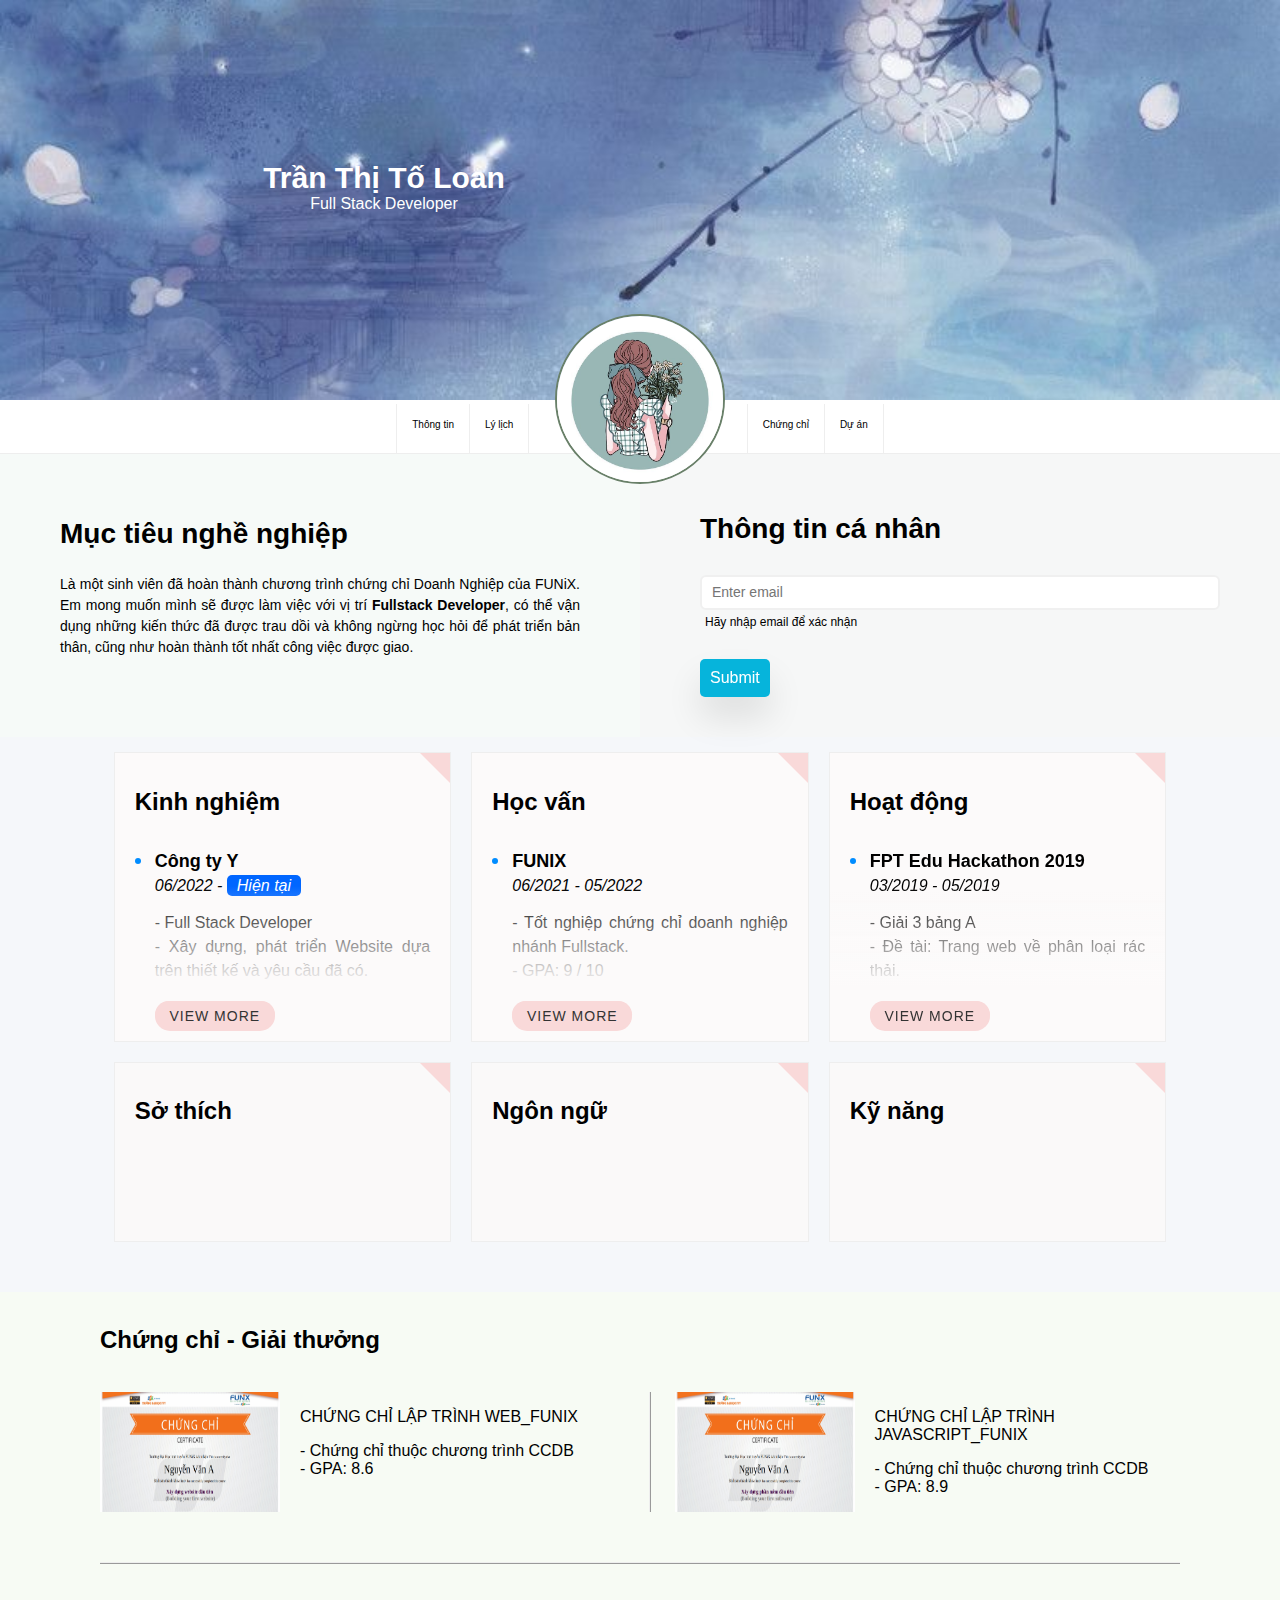
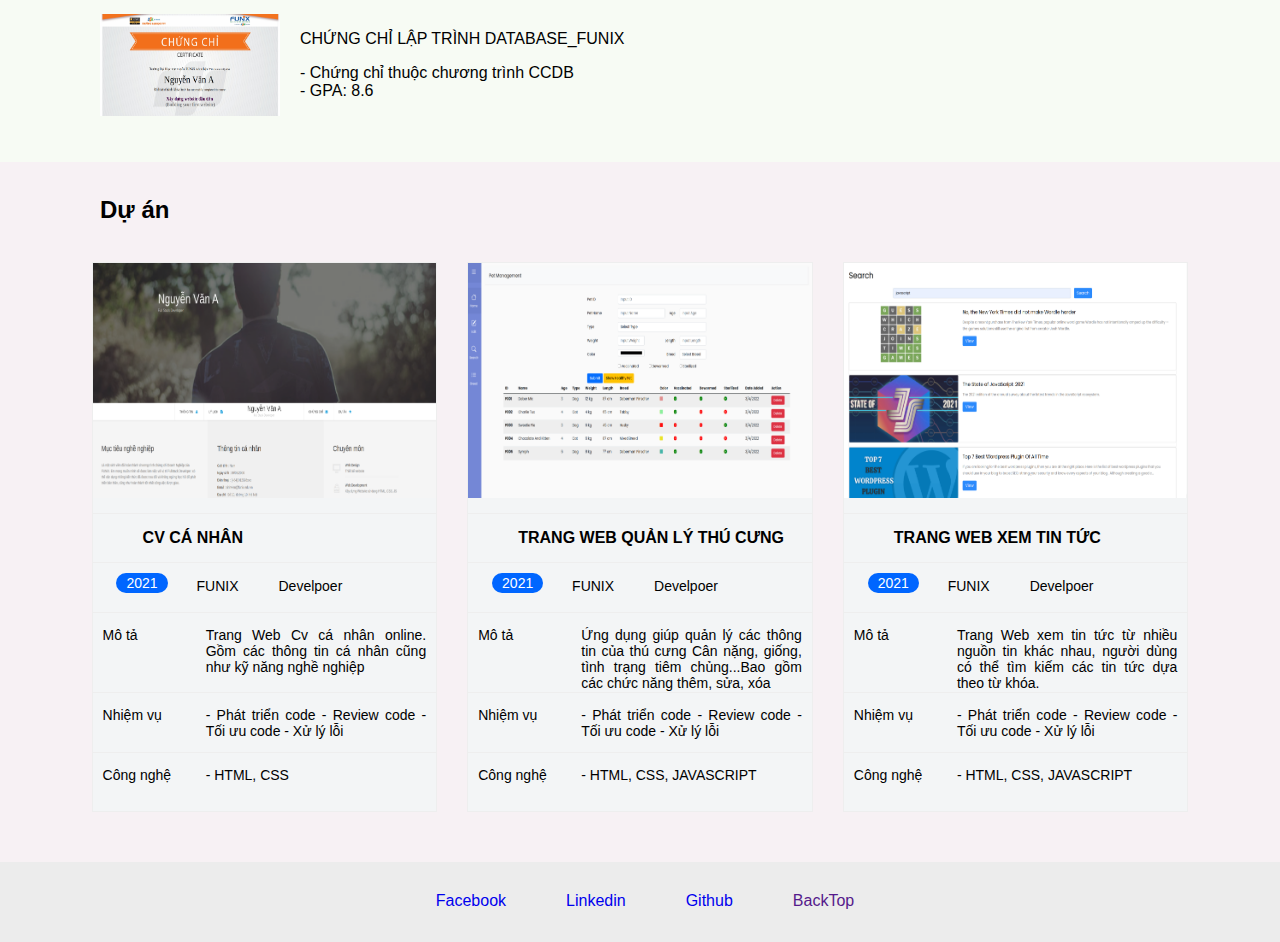
<file: index.html>
<!DOCTYPE html>
<html lang="en">
<head>
    <meta charset="UTF-8">
    <meta http-equiv="X-UA-Compatible" content="IE=edge">
    <meta name="viewport" content="width=device-width, initial-scale=1.0">
    <title>ASM3</title>
    <link rel="stylesheet" href="CSS/laptop.css">
    <link rel="stylesheet" href="CSS/tablet.css">
    <link rel="stylesheet" href="CSS/mobile.css">
    <link rel="stylesheet" href="https://cdnjs.cloudflare.com/ajax/libs/font-awesome/6.3.0/css/all.min.css" integrity="sha512-SzlrxWUlpfuzQ+pcUCosxcglQRNAq/DZjVsC0lE40xsADsfeQoEypE+enwcOiGjk/bSuGGKHEyjSoQ1zVisanQ==" crossorigin="anonymous" referrerpolicy="no-referrer" />
    <!-- <link rel="stylesheet" href="fontawesome-free-6.3.0-web/fontawesome-free-6.3.0-web/css/all.css"> -->
    <!-- <link href="https://cdn.jsdelivr.net/npm/bootstrap@5.1.3/dist/css/bootstrap.min.css" rel="stylesheet" integrity="sha384-1BmE4kWBq78iYhFldvKuhfTAU6auU8tT94WrHftjDbrCEXSU1oBoqyl2QvZ6jIW3" crossorigin="anonymous"> -->

</head>
<body>
    <!-- Creat banner -->

    <div class="banner">
        <img src="image/banner1.jpg" alt="">   
        <div class="name-job"><strong>Trần Thị Tố Loan</strong><br>    
        Full Stack Developer        
        </div>   
    </div>

    <!-- Creat navigation -->

    <div class="nav">
        <div class="nav-info"><i class="fa-solid fa-user"></i> Thông tin</div>
        <div class="nav-profile"><i class="fa-solid fa-file-lines"></i> Lý lịch</div>
        <div class="namejob"><p><strong>Trần Thị Tố Loan</strong><br>
                   Full Stack Developer</p>
        </div>
        <div class="nav-certificate"><i class="fa-solid fa-envelope"></i> Chứng chỉ</div>
        <div class="nav-project"><i class="fa-solid fa-star"></i> Dự án</div>
        <img class="avata" src="image/avata.jpg" alt="">
    </div>

    <!-- Creat top container -->

    <div class="topcontainer">
        <!-- creat class Mục tiêu nghề nghiệp -->
        <div class="target">
            <h1 class="target-title">Mục tiêu nghề nghiệp</h1>
            <p>
                Là một sinh viên đã hoàn thành chương trình chứng chỉ Doanh
                Nghiệp của FUNiX. Em mong muốn mình sẽ được làm việc với vị
                trí <b>Fullstack Developer</b>, có thể vận dụng những kiến
                thức đã được trau dồi và không ngừng học hỏi để phát triển
                bản thân, cũng như hoàn thành tốt nhất công việc được giao.
            </p>
        </div>

        <!-- creat class Thông tin cá nhân -->
        <div class="info">
            <h1 class="info-title">Thông tin cá nhân</h1>
            <form class="form" id="form">
                <div class="form-control">
                    <input type="email" id="email" placeholder="Enter email" onkeyup="checkEmail()">
                    <i class="iconSuccess fa-solid fa-circle-check hidden"></i>
                    <i class="iconError fa-solid fa-circle-exclamation hidden "></i>
                    <div class="form-text hidden">Hãy nhập email để xác nhận</div>
                    <div class="error-message hidden ">Email wrong! Please enter email again</div>
                </div>
                <!-- <div class="alert-box nameEmail">loantttFX20988@funix.edu.vn</div> -->
                <button class="btn-submit" type="button">Submit</button>
            </form>
            <div class="info-content hidden">
                <button class="close">&times;</button>
                <div class="sex"><i class="fa-solid fa-person-dress"></i><p>Nu</p></div>
                <div class="birthday"><i class="fa-solid fa-cake-candles"></i><p>19/05/2000</p> </div>
                <div class="phone"><i class="fa-solid fa-mobile-screen-button"></i>
                    <p>(+84) 912398xxx</p> </div>
                <div class="email"><i class="fa-solid fa-envelope"></i>
                    <p></p>sinhvien@funix.edu.vn </div>
                <div class="adress"><i class="fa-solid fa-location-dot"></i>
                    <p>Số 10, đường 10, Hà Nội</p> </div>
                <div class="website"><i class="fa-brands fa-weixin"></i>
                    <p>http://abc.tech</p> </div>
                <div class="info-contact">
                    <a href="http://twitter.com" target="_blank"><i class="fa-brands fa-twitter"></i> </a>
                    <a href="http://facebook.com" target="_blank"><i class="fa-brands fa-facebook-f"></i></a>
                    <a href="http://google.com" target="_blank"><i class="fa-brands fa-google-plus-g"></i></a>
                    <a href="http://linkedin.com" target="_blank"><i class="fa-brands fa-linkedin-in"></i></a>
                </div>   
            </div>
            <div class="overlay hidden"></div>
        </div>
    </div>

    <!-- Creat top maincontainer -->
    <div class="maincontainer">
        <div class="row1">
            <!-- Kinh nghiệm -->
            <div class="experience">
                <div class="exp-header">
                    <h2 class="exp-title">Kinh nghiệm</h2>
                    <i class="fa-solid fa-toolbox"></i>
                </div>
                <div class="exp-content ">
                    <h4>Công ty Y</h4>
                    <p class="now"><em>06/2022 - </em></p>
                    <ul class="company">
                        <li>- Full Stack Developer</li>
                        <li>- Xây dựng, phát triển Website dựa trên thiết kế và yêu cầu đã có.</li>
                        <li>- Phân tích và thiết kế Database, sử dụng các hệ quản trị CSDL (MySQL,
                            SQLServer, NoSQL, …) và viết được các câu truy vấn.</li>
                    </ul>
                    <h4>Công ty X</h4>
                    <p><em>06/2021-04/2022</em></p>
                    <ul class="company">
                        <li>Web Designer</li>
                        <li>- Thiết kế Website dự trên yêu cầu của khách hàng.</li>
                        <li>- Sử dụng các công cụ: Figma, Canva, PTS.</li>
                    </ul>
                </div>
                <div class="more"></div>
                <!-- <button class="more hidden">View More</button>
                <button class="less hidden">View Less</button> -->
            </div>
            <!-- Học vấn -->
            <div class="education ">
                <div class="edu-header">
                    <h2 class="edu-title">Học vấn</h2>
                    <i class="fa-solid fa-user-graduate"></i>
                </div>
                <div class="edu-content">
                    <h4>FUNIX</h4>
                    <p><em>06/2021 - 05/2022</em></p>
                    <ul class="list-edu">
                        <li>- Tốt nghiệp chứng chỉ doanh nghiệp nhánh Fullstack.</li>
                        <li>- GPA: 9 / 10</li>
                    </ul>
                    <h4>Cử nhân -ĐH FPT</h4>
                    <p><em>08/2016 - 07/2019</em></p>
                    <ul class="list-edu">
                        <li>- Chuyên ngành: Kỹ thuật phần mềm.</li>
                        <li>- GPA: 3.2 / 4</li>
                    </ul>
                    <h4>Đại học Hà Nội</h4>
                    <p><em>08/2016 - 08/2019</em></p>
                    <ul class="list-edu">
                        <li>- Hệ từ xa, Chuyên ngành Ngôn ngữ</li>
                        <li>- GPA: 2.8 / 4</li>
                    </ul>
                </div>
                <div class="more"></div>
            </div>
            <!-- Hoạt động -->
            <div class="activity ">
                <div class="act-header">
                    <h2 class="act-title">Hoạt động</h2>
                    <i class="fa-solid fa-award"></i>
                </div>
                <div class="act-content">
                    <h4>FPT Edu Hackathon 2019</h4>
                    <p><em>03/2019 - 05/2019</em></p>
                    <ul class="list-act">
                        <li>- Giải 3 bảng A</li>
                         <li>- Đề tài: Trang web về phân loại rác thải.</li>
                    </ul>
                    <h4>Câu lạc bộ Z</h4>
                    <p><em>08/2018 - 08/2019</em></p>
                    <ul class="list-act">
                        <li>- Trưởng ban chuyên môn</li>
                    </ul>
                    <h4>Câu lạc bộ Z</h4>
                    <p><em>08/2016</em></p>
                    <ul class="list-act">
                        <li>- Hỗ trợ tổ chức tuần lễ văn hóa Việt Nam - Nhật Bản</li>
                    </ul>
                </div>
                <div class="more"></div>
            </div>
        </div>
        <div class="row2">
            <!-- Sở thích -->
            <div class="hobby">
                <div class="hob-header">
                    <h2 class="hob-title">Sở thích</h2>
                    <i class="fa-solid fa-hand-holding-heart"></i>
                </div>
                <div class="content hidden">
                    <div class="icon-hobby">
                        <i class="fa-solid fa-music"></i>
                        <i class="fa-solid fa-plane"></i>
                        <i class="fa-solid fa-camera-retro"></i>
                        <i class="fa-solid fa-kitchen-set"></i>
                    </div>
                    <div class="icon-name">
                        <p>Âm nhạc</p>
                        <p>Du lịch</p>
                        <p>Camera</p>
                        <p>Nấu ăn</p>
                    </div>
                </div>
                <button class="btn btn-more "><i class="fa-solid fa-caret-down"></i><span><p>view more</p></span></button>
                <button class="btn btn-less "><i class="fa-solid fa-caret-up"></i><span><p>view less</p></span></button>
                
            </div>
            <!-- Ngôn ngữ -->
            <div class="language">
                <div class="lang-header">
                    <h2 class="lang-title">Ngôn ngữ</h2>
                    <i class="fa-solid fa-language"></i>
                </div>
                <div class="content1 hidden">
                    <div class="E-level">
                        <p><strong>English - IELTS 7.0</strong></p>
                        <div class="E-dash">
                            <div class="E-dash1"></div>
                            <div class="E-dash2"></div>
                            <div class="E-dash3"></div>
                        </div>
                    </div>
                    <div class="J-level">
                        <p><strong>Japanese - N3</strong></p>
                        <div class="J-dash">
                            <div class="J-dash1"></div>
                            <div class="J-dash2"></div>
                            <div class="J-dash3"></div>
                        </div>
                    </div>
                </div>
                <button class="btn btn-more1 "><i class="fa-solid fa-caret-down"></i><span><p>view more</p></span></button>
                <button class="btn btn-less1 "><i class="fa-solid fa-caret-up"></i><span><p>view less</p></span></button>
            </div>
            <!-- Kỹ năng -->
            <div class="skill">
                <div class="skill-header">
                    <h2 class="skill-title">Kỹ năng</h2>
                    <i class="fa-solid fa-screwdriver-wrench"></i>
                </div>
                <div class="content2 hidden">
                    <div class="html">
                        <p><strong>HTML/CSS: Fundamental</strong></p>
                        <div class="html-dash">
                            <div class="html-dash1"></div>
                            <div class="html-dash2"></div>
                            <div class="html-dash3"></div>
                        </div>
                    </div>
                    <div class="js">
                        <p><strong>Javascript: Intermediate</strong></p>
                        <div class="js-dash">
                            <div class="js-dash1"></div>
                            <div class="js-dash2"></div>
                            <div class="js-dash3"></div>
                        </div>
                    </div>
                    <div class="nodejs">
                        <p><strong>NodeJS: Intermediate</strong></p>
                        <div class="nodejs-dash">
                            <div class="node-dash1"></div>
                            <div class="node-dash2"></div>
                            <div class="node-dash3"></div>
                        </div>
                    </div>
                    <div class="bootstrap">
                        <p><strong>Bootstrap 5: Fundamental</strong></p>
                        <div class="bt-dash">
                            <div class="bt-dash1"></div>
                            <div class="bt-dash2"></div>
                            <div class="bt-dash3"></div>
                        </div>
                    </div>
                </div> 
                <button class="btn btn-more2 "><i class="fa-solid fa-caret-down"></i><span><p>view more</p></span></button>
                <button class="btn btn-less2 "><i class="fa-solid fa-caret-up"></i><span><p>view less</p></span></button> 
            </div>
        </div>
    </div>
    <!-- Creat midcontainer -->
    <div class="midcontainer">
        <!-- Chứng chỉ - Giải thưởng -->
        <div class="certificate">
            <div class="cer-header">
                <h2>Chứng chỉ - Giải thưởng</h2>
                <i class="fa-solid fa-certificate"></i>
            </div>
            <div class="cer-content">
                <div class="cer-row1">
                    <div class="cer-web">
                        <img class="img1" src="image/Cert_WEB.png" alt="">
                        <div class="row1-col1-list">
                            <p>CHỨNG CHỈ LẬP TRÌNH WEB_FUNIX</p>
                            <ul>
                                <li>- Chứng chỉ thuộc chương trình CCDB</li>
                                <li>- GPA: 8.6</li>
                            </ul>
                        </div>
                    </div>
                    <div class="col-line"></div>
                    <div class="cer-java">
                        <img  src="image/Cert_PRF.png" alt="">
                        <div class="row2-col2-list">
                            <p>CHỨNG CHỈ LẬP TRÌNH JAVASCRIPT_FUNIX</p>
                            <ul>
                                <li>- Chứng chỉ thuộc chương trình CCDB</li>
                                <li>- GPA: 8.9</li>
                            </ul>
                        </div>
                    </div>
                </div>
                <div class="cer-row2"></div>
                <div class="cer-row3">
                    <div class="cer-data">
                        <img class="img3" src="image/Cert_DBI.png" alt="">
                        <div class="row1-col1-list">
                            <p>CHỨNG CHỈ LẬP TRÌNH DATABASE_FUNIX</p>
                            <ul>
                                <li>- Chứng chỉ thuộc chương trình CCDB</li>
                                <li>- GPA: 8.6</li>
                            </ul>
                        </div> 
                    </div>
                </div>
            </div>
        </div>
    </div>
    <!-- Creat bottom container -->
    <div class="botcontainer">
        <!-- Dự án -->
        <div class="project">
            <div class="pro-header">
                <h2>Dự án</h2>    
            </div>
            <div class="pro-content">
                <!-- CV CA NHAN -->
                <div class="col1">
                    <img src="image/project_1.png" alt="">
                    <div class="linkProCharter">
                        <a href="projectcharter/index.html" target="_blank"><h4>CV CÁ NHÂN</h4></a>
                    </div> 
                    <div class="funix-title">
                        <div class="funix">
                            <i class="fa-solid fa-user"></i>
                            <p>FUNIX</p>
                        </div>
                        <div class="dev">
                            <i class="fa-solid fa-lightbulb"></i>
                            <p>Develpoer</p>
                        </div>
                    </div>
                    <div class="describe">
                        <p>Mô tả</p>
                        <p>Trang Web Cv cá nhân online. Gồm các thông tin cá nhân cũng như kỹ năng nghề nghiệp</p>
                    </div>
                    <div class="mission">
                        <p>Nhiệm vụ</p>
                        <p>- Phát triển code - Review code - Tối ưu code - Xử lý lỗi</p>
                    </div>
                    <div class="technology">
                        <p>Công nghệ</p>
                        <p>- HTML, CSS</p>
                    </div>
                </div>
                <!-- TRANG WEB QUẢN LÝ THÚ CƯNG -->
                <div class="col2">
                    <img src="image/project_2.png" alt="">
                    <div class="linkProCharter">
                        <a href="projectcharter/index.html" target="_blank"><h4>TRANG WEB QUẢN LÝ THÚ CƯNG</h4></a>
                    </div>
                    <div class="funix-title">
                        <div class="funix">
                            <i class="fa-solid fa-user"></i>
                            <p>FUNIX</p>
                        </div>
                        <div class="dev">
                            <i class="fa-solid fa-lightbulb"></i>
                            <p>Develpoer</p>
                        </div>
                    </div>
                    <div class="describe">
                        <p>Mô tả</p>
                        <p>Ứng dụng giúp quản lý các thông tin của thú cưng Cân nặng, giống, tình trạng tiêm chủng...Bao gồm các chức năng thêm, sửa, xóa</p>
                    </div>
                    <div class="mission">
                        <p>Nhiệm vụ</p>
                        <p>- Phát triển code - Review code - Tối ưu code - Xử lý lỗi</p>
                    </div>
                    <div class="technology">
                        <p>Công nghệ</p>
                        <p>- HTML, CSS, JAVASCRIPT</p>
                    </div>
                </div>
                <!-- TRANG WEB XEM TIN TỨC -->
                <div class="col3">
                    <img src="image/project_3.png" alt="">
                    <div class="linkProCharter">
                        <a href="projectcharter/index.html" target="_blank"><h4>TRANG WEB XEM TIN TỨC</h4></a>
                    </div> 
                    <div class="funix-title">
                        <div class="funix">
                            <i class="fa-solid fa-user"></i>
                            <p>FUNIX</p>
                        </div>
                        <div class="dev">
                            <i class="fa-solid fa-lightbulb"></i>
                            <p>Develpoer</p>
                        </div>
                    </div>
                    <div class="describe">
                        <p>Mô tả</p>
                        <p>Trang Web xem tin tức từ nhiều nguồn tin khác nhau, người dùng có thể tìm kiếm các tin tức dựa theo từ khóa.</p>
                    </div>
                    <div class="mission">
                        <p>Nhiệm vụ</p>
                        <p>- Phát triển code - Review code - Tối ưu code - Xử lý lỗi</p>
                    </div>
                    <div class="technology">
                        <p>Công nghệ</p>
                        <p>- HTML, CSS, JAVASCRIPT</p>
                    </div>
                </div>
            </div>
        </div>
    </div>

    <!-- Creat footer -->
    <div class="footer">
        <!-- contact -->
        <div class="contact">
            <div class="fb">
                <a href="http://facebook.com" target="_blank"><i class="fa-brands fa-facebook"></i></a>   
                <a class="facebook" href="http://facebook.com" target="_blank">Facebook</a>
            </div>
            <div class="lin">
                <a href="http://linkedin.com" target="_blank"><i class="fa-brands fa-linkedin"></i></a>               
                <a class="linkedin" href="http://linkedin.com" target="_blank">Linkedin</a>
            </div>
            <div class="gith">
                <a href="http://github.com" target="_blank"><i class="fa-brands fa-github"></i></a>                
                <a class="github" href="http://github.com" target="_blank">Github</a>
            </div>
            <div class="backtop">
                <a href=""><i class="fa-solid fa-circle-up"></i></a>
                <a href="">BackTop</a>
            </div>
        </div>
    </div>
	<button class="btn-toTop"><i class="fa-solid fa-circle-up"></i></button>
    <script src="script.js"></script>
    <!-- <script src="https://cdn.jsdelivr.net/npm/bootstrap@5.1.3/dist/js/bootstrap.bundle.min.js" integrity="sha384-ka7Sk0Gln4gmtz2MlQnikT1wXgYsOg+OMhuP+IlRH9sENBO0LRn5q+8nbTov4+1p" crossorigin="anonymous"></script> -->

</body>
</html>
</file>
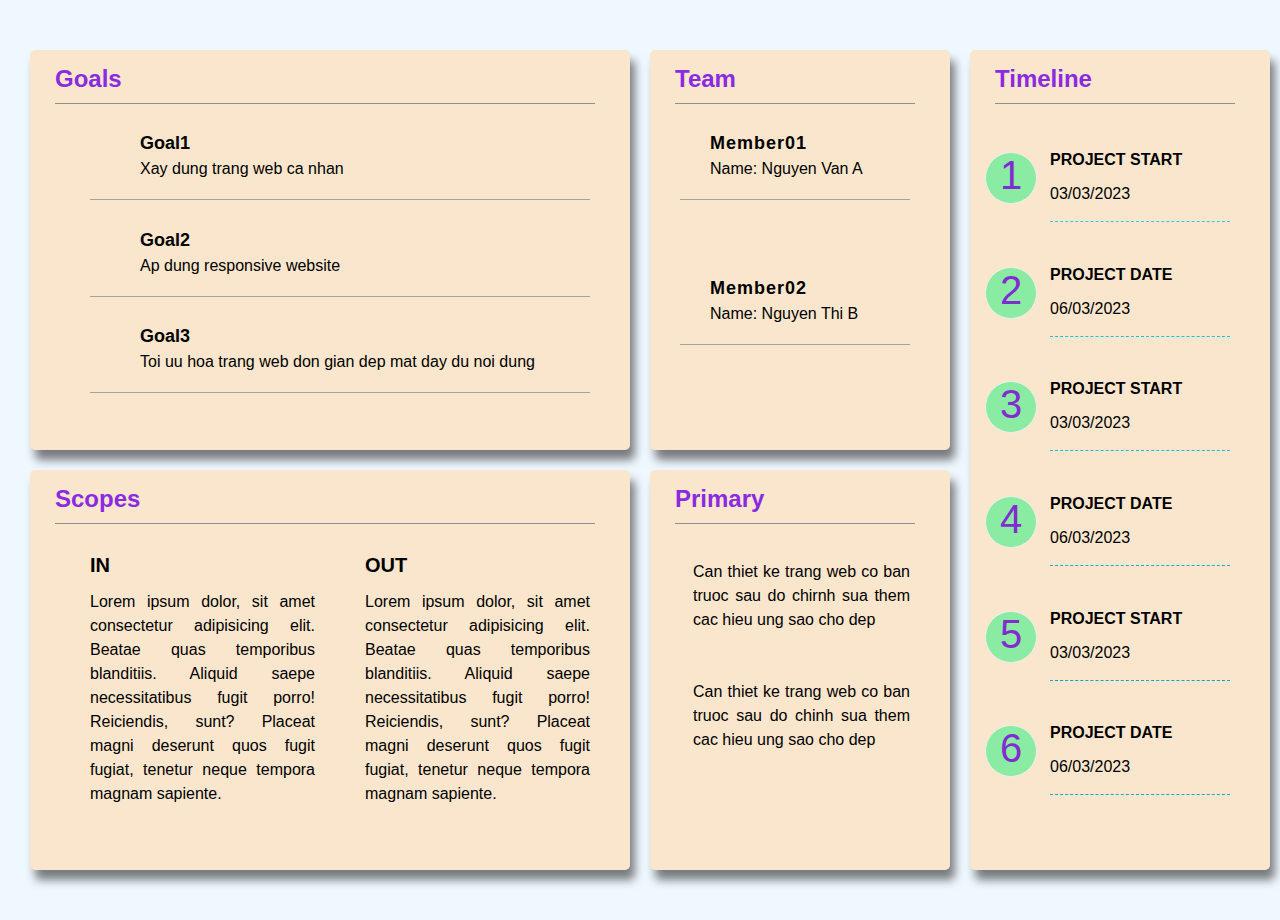
<file: projectcharter/index.html>
<!DOCTYPE html>
<html lang="en">
<head>
    <meta charset="UTF-8">
    <meta http-equiv="X-UA-Compatible" content="IE=edge">
    <meta name="viewport" content="width=device-width, initial-scale=1.0">
    <title>CV CA NHAN</title>
    <link rel="stylesheet" href="style.css">
    <link rel="stylesheet" href="tablet.css">
    <link rel="stylesheet" href="mobile.css">
    <link rel="stylesheet" href="https://cdnjs.cloudflare.com/ajax/libs/font-awesome/6.3.0/css/all.min.css" integrity="sha512-SzlrxWUlpfuzQ+pcUCosxcglQRNAq/DZjVsC0lE40xsADsfeQoEypE+enwcOiGjk/bSuGGKHEyjSoQ1zVisanQ==" crossorigin="anonymous" referrerpolicy="no-referrer" />
    <!-- <link rel="stylesheet" href="fontawesome-free-6.3.0-web/fontawesome-free-6.3.0-web/css/all.css"> -->
</head>
<body>
    <div class="project">
        <!-- Các mục tiêu của dự án -->
        <div class="goals">
            <div class="header">
                <h3>Goals</h3>
            </div>
            <div class="content">
                <div class="goal1">
                    <i class="fa-solid fa-flag-checkered"></i>
                    <p> Goal1<br>
                        Xay dung trang web ca nhan</p>
                </div>
                <div class="goal2">
                    <i class="fa-solid fa-flag-checkered"></i>
                    <p>Goal2<br>
                        Ap dung responsive website</p>
                </div>
                <div class="goal3">
                    <i class="fa-solid fa-flag-checkered"></i>
                    <p>Goal3<br>
                        Toi uu hoa trang web don gian dep mat day du noi dung</p>
                </div>
            </div>
        </div>
        <!-- Dự án này liên quan đến các bên nào -->
        <div class="scopes">
            <div class="header">
                <h3>Scopes</h3>
            </div>
            <div class="content">
                <div class="in">
                    <h4>IN</h4>
                    <p>Lorem ipsum dolor, sit amet consectetur adipisicing elit. Beatae quas temporibus blanditiis. Aliquid saepe necessitatibus fugit porro! Reiciendis, sunt? Placeat magni deserunt quos fugit fugiat, tenetur neque tempora magnam sapiente.</p>
                </div>
                <div class="out">
                    <h4>OUT</h4>
                    <p>Lorem ipsum dolor, sit amet consectetur adipisicing elit. Beatae quas temporibus blanditiis. Aliquid saepe necessitatibus fugit porro! Reiciendis, sunt? Placeat magni deserunt quos fugit fugiat, tenetur neque tempora magnam sapiente.</p>
                </div>
            </div> 
        </div>
        <!-- thành viên trong nhóm -->
        <div class="team">
            <div class="header">
                <h3>Team</h3>
            </div>
            <div class="content">
                <div class="member1">
                    <i class="fa-solid fa-person"></i>
                    <span><p>Member01<br>Name: Nguyen Van A</p>
                    </span>
                </div>
                <div class="member2">
                    <i class="fa-solid fa-person-dress"></i>
                    <span><p>Member02<br>Name: Nguyen Thi B</p>
                    </span>
                </div>
            </div>
        </div>
        <!-- phần được ưu tiên trong dự án -->
        <div class="primary">
            <div class="header">
                <h3>Primary</h3>
            </div>
            <div class="content">
                <div class="primary1">
                    <i class="fa-solid fa-circle-question"></i>
                    <p>Can thiet ke trang web co ban truoc sau do chirnh sua them cac hieu ung sao cho dep</p>
                </div>
                <div class="primary2">
                    <i class="fa-solid fa-circle-question"></i>
                    <p>Can thiet ke trang web co ban truoc sau do chinh sua them cac hieu ung sao cho dep</p>
                </div>               
            </div>
        </div>
        <!-- mốc thời gian -->
        <div class="timeline">
            <div class="header">
                <h3>Timeline</h3>
            </div>
            <div class="content">
                <div class="number1">
                    <p>project start</p><br>
                    <p>03/03/2023</p>
                </div>
                <div class="number2">
                    <p>project Date</p><br>
                    <p>06/03/2023</p>
                </div>
                <div class="number3">
                    <p>project start</p><br>
                    <p>03/03/2023</p>
                </div>
                <div class="number4">
                    <p>project Date</p><br>
                    <p>06/03/2023</p>
                </div>
                <div class="number5">
                    <p>project start</p><br>
                    <p>03/03/2023</p>
                </div>
                <div class="number6">
                    <p>project Date</p><br>
                    <p>06/03/2023</p>
                </div>
            </div>
        </div>
    </div>
    <button class="home"><a href="https://tttl96.github.io/" target="_blank" rel="noopener noreferrer"><i class="fa-solid fa-house"></i></a></button>
    <script src="script.js"></script>
</body>
</html>
</file>
<file: CSS/laptop.css>
*{
    box-sizing: border-box;
}

body{
    margin: 0;
    padding: 0;
    width: 100%;
    font-family: sans-serif;
}

/* BANNER */

.banner img{
    width: 100%;
    position: relative;
}
.name-job {
    position: absolute;
    color:white;
    text-align: center;
    left: 30%;
    top: 15%;
    /* top: 10%;
    left: 50%; */
    transform: translate(-50%, 50%);
}
.name-job::first-line{
    font-size: 30px;
}

/* NAV */
.nav{
    height: 50px;
    display: flex;
    justify-content: center;
    border-bottom: 1px ridge;
    position: relative;
}
.avata{
    position: absolute;
    width: 170px;
    height: 170px;
    border-radius: 50%;
    border: 2px solid rgb(105, 128, 105);
    top: -90px;
}
.nav-info,.nav-profile,.nav-certificate{
    font-size: 10px;
    padding: 15px;
    border-left: 1px ridge ;
}
.namejob{
    text-align: center;
    text-transform: uppercase;
    font-size: 8px;
    padding: 10px;
    border-left: 1px ridge;
}
.namejob::first-line{
    font-size: 16px;
}
.nav-project{
    font-size: 10px;
    padding: 15px;
    border-left: 1px ridge ;
    border-right: 1px ridge;
}
/* TOPCONTAINER */
.topcontainer{
    display: grid;
    grid-template-columns: 50% 50%;
}
/* Mục tiêu nghề nghiệp */
.target{
    background-color: rgb(246, 250, 248);
    font-size: 14px;
    text-align: justify;
    line-height: 1.5;
    padding: 40px 60px;
}
/* Thông tin cá nhân */
.info{
    background-color: rgb(246, 247, 247);
    font-size: 14px;
    padding: 40px 60px;
    /* position: relative; */
}
.info-content{
    display: flex;
    gap: 5px;
    line-height: 1.5;
}
/* .info-content .list-info{
    margin: 0;
    padding: 0;
    list-style-type: none;
}
.info-content .list-person{
    margin: 0;
    list-style-type: none;
} */
.info-contact{
    display: flex;
    gap: 20px;
    padding-top: 20px;
    color: rgb(124, 203, 240);
}
.info-contact a:hover{
    color: pink;
}

/* design form email */
.form-control{
    margin-top: 30px;
    padding-bottom: 10px;
    position: relative;
}
.form-control input{
    display: block;
    font-size: 14px;
    border-radius: 6px;
    width: 100%;
    height: 35px;
    border: 2px solid #f0f0f0;
    padding-left: 10px;
    background-color: white;    
}

.form-control i {
    position: absolute;
    top: 8px;
    right: 10px;
    font-size: 18px;
    display: none;
    
}
.form-control .iconSuccess{
    color: #2ecc71;
}
.form-control .iconError{
    
    color: #e74c3c;
    
}
.form-text{
    font-size: 12px;
    padding-top: 5px;
    padding-left: 5px;
    
}
.error-message{
    font-size: 12px;
    padding-top: 5px;
    padding-left: 10px;
    position: absolute;
    top: 35px;
    
}
.btn-submit{
    background-color: rgb(6, 180, 219);
    color: white;
    margin-top: 20px;
    padding: 10px;
    font-size: 16px;
    border: none;
    border-radius: 5px;
    cursor: pointer;
    backdrop-filter: blur(10px);
    transition: all 0.5s;
    box-shadow: 0 20px 35px rgba(0, 0, 0, 0.1);
}
.hidden{
    display: none;
}

/* Creat info box */

.info-content{
    width: 60%;  
    background-color: rgb(239, 241, 229);
    padding: 20px;
    border-radius: 15px;
    box-shadow: 0 30px 50px rgba(0, 0, 0, 0.3);
    z-index: 10;
    display: grid;
    justify-content: center;
    position: relative;
}
.close{
    position: absolute;
    top: 20px;
    right: 20px;
    border: none;
    cursor: pointer;
    color: #333;
    font-size: 26px;
    background-color:rgb(239, 241, 229) ;

}
 .sex, .birthday, .phone, .email, .adress, .website{
    display: flex;
    font-size: 12px;
    height: 32px;
}
.sex i , .birthday i , .phone i , .email i , .adress i, .website i {
    padding-top: 5px;
    padding-right: 30px;
    font-size: 16px;
    width: 40px;
    height: 30px;
}
.sex p , .birthday p , .phone p , .email p , .adress p, .website p{
    padding-top: 5px;
    padding-left: 5px;
    margin: 0;
} 
.info-contact{
    padding: 0;
}
.overlay{
    position: absolute;
    top: 0;
    left: 0;
    width: 100%;
    height: 100%;
    background-color: rgba(0, 0, 0, 0.6);
    backdrop-filter: blur(3px);
    z-index: 5;
}
.hidden{
    display: none;
}

/* MAIN CONTAINER */

.maincontainer{
    background-color: rgb(245, 247, 250);
    display: grid;
    /* grid-template-columns: 27% 27% 27%; */
    /* grid-template-rows: 600px 350px; */
    justify-content: center;
    gap: 20px;
    padding: 15px;
    height: auto;
    padding-bottom: 50px;
}
.row1{
    display: grid;
    grid-template-columns: 27% 27% 27%;
    gap: 20px;
    justify-content: center;
    /* grid-template-rows: 600px 350px; */
}
h2{
    padding-left: 20px;
    padding-top: 15px;
    font-size: 24px;
}
/* KINH NGHIEM */
.experience{
    border: 1px ridge;
    display: grid;
    /* grid-template-rows: 15% 35%; */
    background-color: rgb(252, 250, 250);
    position: relative;
}
.experience::before{
    content: '';
    position: absolute;
    top: 0;
    right: 0;
    border: 15px solid transparent;
    border-top: 15px solid rgb(249, 217, 217);
    border-right: 15px solid rgb(249, 217, 217);    
}
.exp-header{
    display: flex;
    gap: 50px;
}
.exp-header i{
   font-size: 40px;
   padding-top: 20px;
}
.exp-content{
    padding-left: 20px;
    padding-bottom: 0px;
    position: relative;
    height: 150px;
    overflow: hidden;
}
.exp-content::before{
    content: '';
    position: absolute;
    bottom: 0px;
    left: 0;
    width: 100%;
    height: 100px;
    background: linear-gradient(transparent,rgb(252, 250, 250));
}
.more{
    position: relative;
    padding: 8px;
    margin-top: 15px;
    background: rgb(249, 217, 217);
    display: inline-block;
    cursor: pointer;
    text-transform: uppercase;
    color: #333;
    font-size: 14px;
    font-weight: 500;
    letter-spacing: 1px;
    width: 120px;
    height: 30px;
    border-radius: 15px;
    margin-bottom: 10px;
    margin-left: 40px;
}
.more::before{
    content: 'View More';
    position: absolute;
    width: 120px;
    height: 20px;
    background: rgb(249, 217, 217);
    text-align: center;
    top: 0;
    left: 0px;
    padding-top: 7px;
    border-radius: 15px;
    
}
.exp-content.active .more{
    background: rgb(241, 179, 179);
}
.experience.active .exp-content{
    height: auto;
}
.experience.active .exp-content::before{
    display: none;
}
.experience.active .more::before{
    content: 'View less';
}

h4{
    margin: 0;
    padding-top: 15px;
    padding-left: 20px;
    font-size: 18px;
    position: relative;
}
.exp-content h4::before{
    content: '';
    background-color: rgb(0, 140, 255);
    width: 6px;
    height: 6px;
    border-radius: 50%;
    position: absolute;
    left: 0px;
    top: 22px;
}
.exp-content p{
    margin: 0;
    padding-top: 5px;
    padding-left: 20px;
}
.exp-content .now::after{
    content: "Hiện tại";
    background-color: rgb(0, 102, 255);
    color: white;
    padding: 2px 10px;
    border-radius: 5px ;
    font-style: italic;
}
.exp-content ul{
    list-style-type: none;
    line-height: 1.5;
    text-align: justify;
    padding-left: 20px;
    padding-right: 20px;
}
/* Học vấn */
.education{
    border: 1px ridge;
    display: grid;
    /* grid-template-rows: 15% 35%; */
    background-color: rgb(252, 250, 250);
    position: relative;
}
.education::before{
    content: '';
    position: absolute;
    top: 0;
    right: 0;
    border: 15px solid transparent;
    border-top: 15px solid rgb(249, 217, 217);
    border-right: 15px solid rgb(249, 217, 217);    
}
.edu-header{
    display: flex;
    gap: 50px;
}
.edu-header i{
   font-size: 40px;
   padding-top: 20px;
}
.edu-content{
    padding-left: 20px;
    padding-bottom: 0px;
    position: relative;
    height: 150px;
    overflow: hidden;
}
.edu-content::before{
    content: '';
    position: absolute;
    bottom: 0px;
    left: 0;
    width: 100%;
    height: 100px;
    background: linear-gradient(transparent,rgb(252, 250, 250));
}
.edu-content.active .more{
    background: rgb(241, 179, 179);
}
.education.active .edu-content{
    height: auto;
}
.education.active .edu-content::before{
    display: none;
}
.education.active .more::before{
    content: 'View less';
}
.edu-content h4::before{
    content: '';
    background-color: rgb(0, 140, 255);
    width: 6px;
    height: 6px;
    border-radius: 50%;
    position: absolute;
    left: 0px;
    top: 22px;
}
.edu-content p{
    margin: 0;
    padding-top: 5px;
    padding-left: 20px;
}
.edu-content .now::after{
    content: "Hiện tại";
    background-color: rgb(0, 102, 255);
    color: white;
    padding: 2px 10px;
    border-radius: 5px ;
    font-style: italic;
}
.edu-content ul{
    list-style-type: none;
    line-height: 1.5;
    text-align: justify;
    padding-left: 20px;
    padding-right: 20px;
}
/* Hoạt động */
.activity{
    border: 1px ridge;
    display: grid;
    /* grid-template-rows: 15% 35%; */
    background-color: rgb(252, 250, 250);
    position: relative;
}
.activity::before{
    content: '';
    position: absolute;
    top: 0;
    right: 0;
    border: 15px solid transparent;
    border-top: 15px solid rgb(249, 217, 217);
    border-right: 15px solid rgb(249, 217, 217);    
}
.act-header{
    display: flex;
    gap: 50px;
}
.act-header i{
   font-size: 40px;
   padding-top: 20px;
}
.act-content{
    padding-left: 20px;
    padding-bottom: 0px;
    position: relative;
    height: 150px;
    overflow: hidden;
}
.act-content::before{
    content: '';
    position: absolute;
    bottom: 0px;
    left: 0;
    width: 100%;
    height: 100px;
    background: linear-gradient(transparent,rgb(252, 250, 250));
}
.act-content.active .more{
    background: rgb(241, 179, 179);
}
.activity.active .act-content{
    height: auto;
}
.activity.active .act-content::before{
    display: none;
}
.activity.active .more::before{
    content: 'View less';
}
.act-content h4::before{
    content: '';
    background-color: rgb(0, 140, 255);
    width: 6px;
    height: 6px;
    border-radius: 50%;
    position: absolute;
    left: 0px;
    top: 22px;
}
.act-content p{
    margin: 0;
    padding-top: 5px;
    padding-left: 20px;
}
.act-content .now::after{
    content: "Hiện tại";
    background-color: rgb(0, 102, 255);
    color: white;
    padding: 2px 10px;
    border-radius: 5px ;
    font-style: italic;
}
.act-content ul{
    list-style-type: none;
    line-height: 1.5;
    text-align: justify;
    padding-left: 20px;
    padding-right: 20px;
}
/* ROW2 */
.row2{
    display: grid;
    grid-template-columns: 27% 27% 27%;
    gap: 20px;
    justify-content: center;
    /* grid-template-rows: 600px 350px; */
}
/* Sở thích */
.hobby{
    border: 1px ridge;
    display: grid;
    grid-template-rows: 100px 150px 60px;
    background-color: rgb(250, 249, 249);
    position: relative;
    height: 180px;
}
.hobby::before{
    content: '';
    position: absolute;
    top: 0;
    right: 0;
    border: 15px solid transparent;
    border-top: 15px solid rgb(249, 217, 217);
    border-right: 15px solid rgb(249, 217, 217);    
}
.hob-header{
    display: flex;
    gap: 50px;
}
.hob-header i{
   font-size: 40px;
   padding-top: 20px;
}
.content{
    display: grid;
    height: 0px;
    overflow: hidden;
    position: relative;
}
.icon-hobby{
    display: flex;
    gap: 50px;
    padding-left: 20px;
}
.icon-hobby i{
    font-size: 30px;
}
.icon-name {
    display: flex;
    gap: 30px;
    padding-left: 20px;
    font-size: 14px;
}
.btn{
    display: flex;
    font-size: 16px;
    text-transform: uppercase;
    width: 150px;
    height: 40px;
    gap: 10px;
    text-align: center;
    background-color:rgb(249, 217, 217) ;
    border: none;
    border-radius: 15px;
    position: absolute;
    left: 50px;
    display: none;
    
}
.btn:hover{
    background-color:rgb(240, 157, 157) ;
}
.btn-more{
    top: 100px;

}
.btn-less{
    bottom: 10px;
}
.btn i{
    padding-top: 10px ;
    padding-left: 10px;
}
.btn p{
    margin: 0;
    padding-top: 10px ;
}
.hidden{
    display: none;
}
.hobby:hover{
    background-color: rgb(248, 235, 235);
}
.hobby.active .content{
    height: auto;
}
/* LANGUAGE */
.language{
    border: 1px ridge;
    display: grid;
    grid-template-rows: 100px 150px 60px;
    background-color: rgb(250, 249, 249);
    position: relative;
    height: 180px;
}
.language::before{
    content: '';
    position: absolute;
    top: 0;
    right: 0;
    border: 15px solid transparent;
    border-top: 15px solid rgb(249, 217, 217);
    border-right: 15px solid rgb(249, 217, 217);    
}
.lang-header{
    display: flex;
    gap: 50px;
}
.lang-header i{
   font-size: 40px;
   padding-top: 20px;
}
.content1{
    display: grid;
    height: 0px;
    overflow: hidden;
    position: relative;
}
.lang-header i{
    font-size: 40px;
    padding-top: 20px;
 }
.hidden{
    display: none;
}
.language:hover{
    background-color: rgb(248, 235, 235);
}
.language.active .content1{
    height: auto;
}
.btn-more1{
    top: 100px;
}
.btn-less1{
    bottom: 10px;
}
.E-level{
    font-size: 15px;
    padding-left: 20px;
}
.E-dash{
    position: relative;
}
.E-dash1{
    position: absolute;
    width: 20%;
    height: 4px;
    background-color: rgb(0, 140, 255) ;
    left: 0px;
    border-radius: 2px;
}
.E-dash2{
    position: absolute;
    width: 20%;
    height: 4px;
    background-color: rgb(0, 140, 255) ;
    left: 25%;
    border-radius: 2px;
}
.E-dash3{
    position: absolute;
    width: 20%;
    height: 4px;
    background-color: rgb(213, 212, 212);
    left: 50%;
    border-radius: 2px;
}
.J-level{
    font-size: 15px;
    padding-left: 20px;
}
.J-dash{
    position: relative;
}
.J-dash1{
    position: absolute;
    width: 20%;
    height: 4px;
    background-color: rgb(0, 140, 255) ;
    left: 0px;
    border-radius: 2px;
}
.J-dash2{
    position: absolute;
    width: 20%;
    height: 4px;
    background-color: rgb(213, 212, 212) ;
    left: 25%;
    border-radius: 2px;
}
.J-dash3{
    position: absolute;
    width: 20%;
    height: 4px;
    background-color: rgb(213, 212, 212);
    left: 50%;
    border-radius: 2px;
}
/* SKILL */
.skill{
    border: 1px ridge;
    display: grid;
    grid-template-rows: 80px 60px 60px 60px 90px;
    background-color: rgb(250, 249, 249);
    position: relative;
    height: 180px;
}
.skill::before{
    content: '';
    position: absolute;
    top: 0;
    right: 0;
    border: 15px solid transparent;
    border-top: 15px solid rgb(249, 217, 217);
    border-right: 15px solid rgb(249, 217, 217);    
}
.skill-header{
    display: flex;
    gap: 50px;
}
.skill-header i{
   font-size: 40px;
   padding-top: 20px;
}
.content2{
    display: grid;
    height: 0px;
    /* overflow: hidden; */
    position: relative;
}
.hidden{
    display: none;
}
.skill:hover{
    background-color: rgb(248, 235, 235);
}
.skill.active .content2{
    height: auto;
}
.btn-more2{
    top: 100px;
}
.btn-less2{
    bottom: 10px;
}
.html{
    font-size: 15px;
    padding-left: 20px;
}
.html-dash{
    position: relative;
}
.html-dash1{
    position: absolute;
    width: 20%;
    height: 4px;
    background-color: rgb(0, 140, 255) ;
    left: 0px;
    border-radius: 2px;
}
.html-dash2{
    position: absolute;
    width: 20%;
    height: 4px;
    background-color: rgb(213, 212, 212) ;
    left: 25%;
    border-radius: 2px;
}
.html-dash3{
    position: absolute;
    width: 20%;
    height: 4px;
    background-color: rgb(213, 212, 212);
    left: 50%;
    border-radius: 2px;
}
.js{
    font-size: 15px;
    padding-left: 20px;
}
.js-dash{
    position: relative;
}
.js-dash1{
    position: absolute;
    width: 20%;
    height: 4px;
    background-color: rgb(0, 140, 255) ;
    left: 0px;
    border-radius: 2px;
}
.js-dash2{
    position: absolute;
    width: 20%;
    height: 4px;
    background-color: rgb(0, 140, 255) ;
    left: 25%;
    border-radius: 2px;
}
.js-dash3{
    position: absolute;
    width: 20%;
    height: 4px;
    background-color: rgb(213, 212, 212);
    left: 50%;
    border-radius: 2px;
}
.nodejs{
    font-size: 15px;
    padding-left: 20px;
}
.nodejs-dash{
    position: relative;
}
.node-dash1{
    position: absolute;
    width: 20%;
    height: 4px;
    background-color: rgb(0, 140, 255) ;
    left: 0px;
    border-radius: 2px;
}
.node-dash2{
    position: absolute;
    width: 20%;
    height: 4px;
    background-color: rgb(0, 140, 255) ;
    left: 25%;
    border-radius: 2px;
}
.node-dash3{
    position: absolute;
    width: 20%;
    height: 4px;
    background-color: rgb(213, 212, 212);
    left: 50%;
    border-radius: 2px;
}
.bootstrap{
    font-size: 15px;
    padding-left: 20px;
}
.bt-dash{
    position: relative;
}
.bt-dash1{
    position: absolute;
    width: 20%;
    height: 4px;
    background-color: rgb(0, 140, 255) ;
    left: 0px;
    border-radius: 2px;
}
.bt-dash2{
    position: absolute;
    width: 20%;
    height: 4px;
    background-color: rgb(213, 212, 212) ;
    left: 25%;
    border-radius: 2px;
}
.bt-dash3{
    position: absolute;
    width: 20%;
    height: 4px;
    background-color: rgb(213, 212, 212);
    left: 50%;
    border-radius: 2px;
}
.btn-more2{
    top: 100px;
}
.btn-less2{
    bottom: 10px;
}
/* CONTAINER */
.midcontainer{
    background-color: rgb(247, 251, 244);
    padding-bottom: 50px;
}
/* Chứng chỉ - Giải thưởng */
.certificate{
    display: grid;
    grid-template-rows: 100px 320px;
}
.cer-header{
    display: flex;
    gap: 100px;
    padding-bottom: 20px;
}
.cer-header i{
   font-size: 40px;
   padding-top: 20px;
}
.cer-header h2{
    padding-left: 100px;
}
.midcontainer img{
    width: 180px;
}
.cer-content{
    display: block;
}
.cer-row1{
    display: grid;
    grid-template-columns:49% 0.5% 49%;
    gap: 20px;
    padding-bottom: 50px;
    padding-left: 100px;
    padding-right: 100px;
}
.cer-web{
    display: flex;
    gap: 20px;
}
.row1-col1-list{
    display: block;
}
.row1-col1-list p{
    font-weight: 500;
}
.row1-col1-list ul{
    list-style-type: none;
    padding-left: 0;
}
.col-line{
    border-left: 2px ridge;
}
.cer-java{
    display: flex;
    gap: 20px;
}
.row2-col2-list{
    display: block;
}
.row2-col2-list p{
    font-weight: 500;
}
.row2-col2-list ul{
    list-style-type: none;
    padding-left: 0;
}
.cer-row2{
    border-bottom: 2px ridge;
    margin-left: 100px;
    margin-right: 100px;
}
.cer-row3{
    padding:  50px 100px 50px 100px ;
}
.cer-data{
    display: flex;
    gap: 20px;
}
.row3-col3-list{
    display: block;
}
.row3-col3-list p{
    font-weight: 500;
}
.row3-col3-list ul{
    list-style-type: none;
    padding-left: 0;
}
/* BOTCONTAINER */
/* PROJECT */
.botcontainer{
    background-color: rgb(247, 241, 244);
    padding-bottom: 50px;
}
.project{
    display: grid;
    grid-template-rows: 100px 550px;
}
.pro-header h2{
    padding-left: 100px;
}
.pro-content{
    display: grid;
    grid-template-columns: 27% 27% 27%;
    justify-content: center;
    gap: 30px;
}
.pro-content img{
    width: 100%;
}
/* col1    CV CA NHAN */
.col1{
    display: grid;
    grid-template-rows: 250px 50px 50px 80px 60px 50px;
    border: 1.5px ridge;
    background-color: rgb(243, 245, 246);
}
.funix-title{
    display: flex;
    font-size: 14px;
    padding: 15px;
    justify-content:center ;
    gap: 30px;
    border-bottom: 1.5px ridge;
}
.funix{
    display: flex;
    position: relative;
}
.funix p{
    margin: 0;
    padding-left: 10px;
}
.funix p::before{
    content: "2021";
    background-color: rgb(0, 102, 255);
    color: white;
    padding: 2px 10px;
    border-radius: 10px ;
    position: absolute;
    left: -70px;
    top: -5px;
}
.dev{
    display: flex;
}
.dev p{
    margin: 0;
    padding-left: 10px;
}
/* creat link to project charter */
.col1 h4,.col2 h4,.col3 h4{
    font-size: 16px;
    color: black;
    margin-left: 30px;
}
.col1 h4:hover,.col2 h4:hover,.col3 h4:hover{
    color: rgb(110, 223, 90);
}
.col1 .linkProCharter,.col2 .linkProCharter,.col3 .linkProCharter{    
    border-top: 1.5px ridge ;
    border-bottom: 1.5px ridge ;
}
/* .col1 h4{
    border-top: 1.5px ridge;
    border-bottom: 1.5px ridge;
    font-size: 16px;
}  */
 .describe{
    display: grid;
    grid-template-columns: 30% 70%;
    border-bottom: 1.5px ridge;
}
.describe p{
    font-size: 14px;
    padding-left: 10px;
    text-align: justify;
    padding-right: 10px;
}
.mission{
    display: grid;
    grid-template-columns: 30% 70%;
    border-bottom: 1.5px ridge;
}
.mission p{
    font-size: 14px;
    padding-left: 10px;
    text-align: justify;
    padding-right: 10px;
}
.technology{
    display: grid;
    grid-template-columns: 30% 70%;
}
.technology p{
    font-size: 14px;
    padding-left: 10px;
    text-align: justify;
    padding-right: 10px;
} 
/* col2      TRANG WEB QUẢN LÝ THÚ CƯNG*/
.col2{
    display: grid;
    grid-template-rows: 250px 50px 50px 80px 60px 50px;
    border: 1.5px ridge;
    background-color: rgb(243, 245, 246);
}
/* col3  TRANG WEB XEM TIN TỨC*/
.col3{
    display: grid;
    grid-template-rows: 250px 50px 50px 80px 60px 50px;
    border: 1.5px ridge;
    background-color: rgb(243, 245, 246);
}
/* FOOTER */
.footer{
    background-color: rgb(236, 236, 236);
    height: 80px;
}
/* CONTACT */
.contact{
    display: flex;
    justify-content: center;
    gap: 50px;
    padding: 30px;
    text-decoration: none;
}
.fb,.lin,.gith,.backtop{
    display: flex;
    gap: 10px;
    align-self: center;
}
.fb i,.lin i,.gith i,.backtop i{
    font-size: 24px;
}
a:link{
    text-decoration: none;
}
.contact a:hover{
    color: rgb(7, 149, 92);
}
.btn-toTop{
    font-size: 34px;
    position: fixed;
    border: none;
    right: 5px;
    bottom: 20px;
    background: none;
    cursor: pointer; 
    display: none;   
}
.btn-toTop:hover{
    color: rgb(96, 137, 220);
}
@media screen and (max-width : 1024px) {
    .nav-info,.nav-profile,.nav-certificate,.nav-project,.namejob{
        height: 50px;
    }
    .name-job {
        top: 10%;
    }
    /* hobby */
    .icon-hobby{
        gap: 40px;
    }
    .icon-hobby i{
        font-size: 28px;
    }
    .icon-name {
        gap: 20px;
    }
    /* project */
    .project{
        grid-template-rows: 100px 600px;
    }
    .col1{
        grid-template-rows: 185px 70px 70px 150px 80px 60px;
    }
    .pro-content{
        gap: 15px;
    }
    .project h4{
        padding-top: 15px;
        padding-left: 50px;
    }
    .funix-title{
        display: block;
        padding-left: 150px;
        padding-top: 10px;
    }
    .funix{
        padding-bottom: 5px;
    }
    .describe p{
        padding-top: 5px;
    }
    .mission p{
        padding-top: 5px;
    }
    .technology p{
        padding-top: 5px;
    }
    .col2{
        grid-template-rows: 185px 70px 70px 150px 80px 60px;
    }
    .funix-title{
        display: block;
        padding-left: 80px;
        padding-top: 10px;
    }
    .funix{
        padding-bottom: 5px;
    }
    .col3{
        grid-template-rows: 185px 70px 70px 150px 80px 60px;
    }
}
</file>
<file: CSS/tablet.css>
@media screen and (max-width : 768px) {
    .name-job {
        left: 30%;
        top: 6%;
        transform: translate(-50%, 50%);
    }
    .name-job::first-line{
        font-size: 22px;
    } 
    .avata{
        width: 130px;
        height: 130px;
        top: -50px;
    }
    .namejob p{
        display: none;
    }
    .namejob{
        width: 150px;
    }
    .nav-info,.nav-profile,.nav-certificate,.nav-project,.namejob{
        height: 50px;
    }
    /* TOPCONTAINER */
    .topcontainer h1{
        font-size: 24px;
    }
    .target, .info{
        padding: 40px 35px;
    }
    .info-content{
        gap: 30px;
    }
    /* maincontainer */

    .row1{
        grid-template-columns: 30% 30% 30%;
    }
    h2{
        font-size: 20px;
    }
    .exp-header{
        gap: 30px;
    }
    .exp-header i {
       font-size: 30px;
    }
    h4{
        font-size: 16px;
    }
    .maincontainer p{
        font-size: 14px;
    }
    .maincontainer ul{
        font-size: 14px;
    }
    .maincontainer i{
        font-size: 30px;
    }
    .hob-header,.lang-header,.skill-header{
        gap: 30px;
    }
    .row2{
        grid-template-columns: 30% 30% 30%;
    }
    .btn{
        font-size: 16px;
        width: 140px;
        height: 35px;
        left: 40px;       
    }
    .btn i{
        padding-top: 2.5px ;
        padding-left: 10px;
        font-size: 26px;
    }
    /* hobby */
    .hobby{
        /* height: 400px;  */
        grid-template-rows: 20% 80%;      
    }
    .hobby .content{
        display: flex;
    }
    .icon-hobby{
        display: block;  
        width: 50px; 
        margin-left: 10px; 
        margin-bottom: 40px;  
    }
    .icon-hobby i{
        padding: 15px;
        font-size: 22px;
    }
    .icon-name{
        display: block;
        margin-left: 20px;
        margin-bottom: 40px; 
    }
    .icon-name p{
        padding: 15px;
        margin-bottom: 5px;
        margin-top: 0;
    }
    /* Chứng chỉ - Giải thưởng */
    .certificate{
        display: grid;
        grid-template-rows: 100px 420px;
    }
    .cer-header h2{
        padding-left: 50px;
    }
    .cer-row1{
        padding-bottom: 30px;
        padding-left: 50px;
        padding-right: 50px;
    }
    .cer-web{
        display: block;
    }
    .cer-java{
        display: block;
    }
    .row1-col1-list{
        padding-top: 20px;
    }
    .row2-col2-list{
        padding-top: 20px;
    }
    .cer-row2{
        border-bottom: 2px ridge;
        margin-left: 50px;
        margin-right: 50px;
    }
    .cer-row3{
        padding-bottom: 50px;
        padding-left: 50px;
        padding-right: 50px;
    }
    /* project */
    .project{
        grid-template-rows: 100px 600px;
    }
    .col1{
        grid-template-rows: 141px 70px 70px 180px 80px 60px;
    }
    .pro-content{
        gap: 15px;
    }
    .project h4{
        padding-top: 10px;
        padding-left: 50px;
    }
    .funix-title{
        display: block;
        padding-left: 80px;
        padding-top: 10px;
    }
    .funix{
        padding-bottom: 5px;
    }
    .describe p{
        padding-top: 5px;
    }
    .mission p{
        padding-top: 5px;
    }
    .technology p{
        padding-top: 5px;
    }
    .col2{
        grid-template-rows: 141px 70px 70px 180px 80px 60px;
    }
    .funix-title{
        display: block;
        padding-left: 80px;
        padding-top: 10px;
    }
    .funix{
        padding-bottom: 5px;
    }
    .col3{
        grid-template-rows: 141px 70px 70px 180px 80px 60px;
    }
}
</file>
<file: CSS/mobile.css>
@media screen and (max-width : 480px){

    .name-job {
        left: 30%;
        top: 3%;
        transform: translate(-50%, 50%);
    }
    .name-job::first-line{
        font-size: 20px;
    }
    .name-job:last-child{
        font-size: 14px;
    }
    .nav{
        display: block;
        border: none;
        height: 150px;
        background-color: rgb(248, 252, 242);
    }
    .nav-info,.nav-profile,.nav-certificate,.nav-project{
        font-size: 14px;
        border: none;
        width: 100%;    
        padding-left: 230px;
        padding-bottom: 0;
        height: 30px;
    }
    .nav-info{
        margin-top: 10px;
    }
    .namejob{
        display: none;
    }
    .avata{
        position: absolute;
        width: 100px;
        height: 100px;
        border-radius: 50%;
        border: 2px solid rgb(105, 128, 105);
        top: 22px;
        left: 20%;
    }
    /* TOPCONTAINER */
    .topcontainer{
    display: block;   
    }

    /* MAIN CONTAINER */

    h2{
        font-size: 24px;
    }
    h4{
        font-size: 18px;
    }
    .maincontainer p{
        font-size: 16px;
    }
    .maincontainer ul{
        font-size: 16px;
    }
    .maincontainer i{
        font-size: 36px;
        padding-top: 25px;
    }
    .experience{
        height: 300px;
        margin-bottom: 20px;
    }
    .experience.active{
        height: 600px;
    }
    .education{
        height: 300px;
        margin-bottom: 20px;
    }
    .education.active{
        height: 600px;
        
    }
    .activity{
        height: 300px;
        margin-bottom: 20px;
    }
    .activity.active{
        height: 600px;
        
    }
    .row1{
        display: block;
        width: 100%;
        padding-left: 50px;
        padding-right: 50px;
    }
    .row2{
        display: block;
        width: 100%;
        padding-left: 50px;
        padding-right: 50px;
    }

    .btn{
        font-size: 16px;
        width: 150px;
        height: 40px;
        left: 40px;       
    }
    .btn i{
        padding-top: 2.5px ;
        padding-left: 10px;
        font-size: 26px;
    }


    /* hobby */
    .hobby{
        height: 400px;
        margin-bottom: 20px;       
    }
    .language{
        margin-bottom: 20px;       
    }

    .hobby .content{
        display: flex;
    }
    .icon-hobby{
        display: block;  
        width: 50px; 
        margin-left: 10px; 
        margin-bottom: 40px;  
    }
    .icon-hobby i{
        padding: 15px;
        font-size: 22px;
    }
    .icon-name{
        display: block;
        margin-left: 20px;
        margin-bottom: 40px; 
    }
    .icon-name p{
        padding: 15px;
        margin-bottom: 5px;
        margin-top: 0;
    }
    /* Chứng chỉ - Giải thưởng */
    .certificate{
        display: block;
        height: 820px;
    }
    .cer-header{
        gap: 30px;
    }
    .cer-header i{
        font-size: 30px;
     }
    .cer-row1{
        display: block;
        padding-bottom: 20px;
        padding-left: 50px;
        padding-right: 50px;
    }
    .col-line{
        border-top: 2px ridge;
    }
    .cer-java{
        padding-top: 30px;
    }
    .cer-row2{
        padding: 0px;
        margin-left: 50px;
        margin-right: 50px;
    }
    .cer-row3{
        padding-bottom: 20px;
        padding-left: 50px;
        padding-right: 50px;
    }
    .cer-data{
        display: block;
    }
    /* project */

    .project{
        display: grid;
        grid-template-rows: 100px 1800px;
    }
    .pro-content{
        display: block;
        padding-left: 60px;
        padding-right: 60px;
        
    }
    .project h4{
        font-size: 14px;
    }
    .col1{
        grid-template-rows: 247px 50px 50px 100px 80px 50px;
        background-color: rgb(248, 245, 245);
        margin-bottom: 30px;
    }
    .funix-title{
        display: flex;
    }
    .col2{
        grid-template-rows: 247px 50px 50px 120px 80px 50px;
        background-color: rgb(248, 245, 245);
        margin-bottom: 30px;
    }
    .col3{
        grid-template-rows: 247px 50px 50px 120px 80px 50px;
        background-color: rgb(248, 245, 245);
        margin-bottom: 30px;
    }
    .contact{
        gap: 20px;
    }
    .contact a{
        font-size: 12px;
    }
    .fb i,.lin i,.gith i,.backtop i{
        font-size: 18px;
    }
}
</file>
<file: projectcharter/style.css>
*{
    box-sizing: border-box;
}
body{
    width: 100%;
    font-family: sans-serif;
    background-color: aliceblue;
    margin: 10px ;
    padding: 10px;
}
.project{
    display: grid;
    grid-template-columns: 50% 25% 25%;
    grid-template-rows: 400px 400px;
    gap: 20px;
    justify-content: center;
    padding: 15px;
    margin: 15px;
}
/* Creat row and column */
.scopes{
    grid-row: 2/3;
}
.team{
    grid-column: 2/3;
}
.primary{
    grid-area:2/2/3/3 ;
}
.timeline{
   grid-area:1/3/3/4 ;
}

/* Common elemen */

h3{
    color: blueviolet;
    font-size: 24px;
    margin: 0;
    padding-bottom: 10px;
    border-bottom: 1px ridge #908e8e;
}
.header{
    padding: 15px;
}
.content{
    display: grid;
    padding-left: 50px;
    margin-bottom: 50px;
}

/* Các mục tiêu của dự án  */
.goals{
    display: grid;
    grid-template-rows: 15% 85%;
    background-color: rgb(250, 230, 204);
    height: 400px;
    padding-left: 10px;
    padding-right: 20px;
    box-shadow:  5px 10px 10px rgba(0,0,0,.5);
    border-radius: 5px;
}
.goal1{
    display: flex;
    gap: 50px;
    border-bottom: 1px solid rgb(163, 163, 163);
    height: 90px;
    padding: 20px 20px 20px 0;
    margin-right: 20px;
    
}
.goal1 i{
    font-size: 26px;
}
.goal1 p{
    font-size: 16px;
    line-height: 1.5;
    margin: 0;
}
.goal1 p::first-line{
    font-size: 18px;
    font-weight: bold;
}
.goal2{
    display: flex;
    gap: 50px;
    border-bottom: 1px solid rgb(163, 163, 163);
    height: 90px;
    padding: 20px 20px 20px 0;
    margin-right: 20px;
}
.goal2 i{
    font-size: 26px;
}
.goal2 p{
    font-size: 16px;
    line-height: 1.5;
    margin: 0;
}
.goal2 p::first-line{
    font-size: 18px;
    font-weight: bold;
}
.goal3{
    display: flex;
    gap: 50px;
    border-bottom: 1px solid rgb(163, 163, 163);
    height: 90px;
    padding: 20px 20px 20px 0;
    margin-right: 20px;
}
.goal3 i{
    font-size: 26px;
}
.goal3 p{
    font-size: 16px;
    line-height: 1.5;
    margin: 0;
}
.goal3 p::first-line{
    font-size: 18px;
    font-weight: bold;
}
/* creat team */
/* thành viên trong nhóm */
.team{
    display: grid;
    grid-template-rows: 15% 85%;
    background-color: rgb(250, 230, 204);
    height: 400px;
    padding-left: 10px;
    padding-right: 20px;
    box-shadow:  5px 10px 10px rgba(0,0,0,.5);
    border-radius: 5px;
}
.team .content{
    padding-left: 20px;
}
.member1{
    display: flex;
    gap: 30px;
    border-bottom: 1px solid rgb(163, 163, 163);
    height: 90px;
    padding: 20px 20px 20px 0;
    margin-right: 20px;
}
.member1 i{
    font-size: 36px;
    padding-top: 5px;
}
.member1 p{
    font-size: 16px;
    line-height: 1.5;
    margin: 0;
}
.member1 p::first-line{
    font-size: 18px;
    font-weight: bold;
    letter-spacing: 1px;
}
.member2{
    display: flex;
    gap: 30px;
    border-bottom: 1px solid rgb(163, 163, 163);
    height: 90px;
    padding: 20px 20px 20px 0;
    margin-right: 20px;
}
.member2 i{
    font-size: 36px;
    padding-top: 5px;
}
.member2 p{
    font-size: 16px;
    line-height: 1.5;
    margin: 0;
}
.member2 p::first-line{
    font-size: 18px;
    font-weight: bold;
    letter-spacing: 1px;
}
/* Creat scopes */

.scopes{
    display: grid;
    grid-template-rows: 15% 85%;
    background-color: rgb(250, 230, 204);
    height: 400px;
    justify-content: center;
    padding-left: 10px;
    padding-right: 20px;
    box-shadow:  5px 10px 10px rgba(0,0,0,.5);
    border-radius: 5px;
}
.scopes .content{
    display: flex;
    gap: 30px;
}
h4{
    font-size: 20px;
    margin: 0;   
}
.in{
    line-height: 1.5;
    text-align: justify;
    padding-right: 20px;
    padding-top: 20px;
}
.in p{
    margin: 0;
    padding-top: 10px;
}
.out{
    line-height: 1.5;
    text-align: justify;
    padding-right: 20px;
    padding-top: 20px;
}
.out p{
    margin: 0;
    padding-top: 10px;
}

/* Creat primary */

.primary{
    display: grid;
    grid-template-rows: 70px 330px;
    background-color: rgb(250, 230, 204);
    height: 400px;
    justify-content: center;
    padding-left: 10px;
    padding-right: 20px;
    box-shadow:  5px 10px 10px rgba(0,0,0,.5);
    border-radius: 5px;
}
.primary .content{
    padding-left: 13px;
}
.primary1{
    display: flex;
    gap: 20px;
    height: 70px;
    padding: 20px 0px 15px 0;
    margin-right: 20px;  
    margin-left: 0; 
}
.primary1 i{
    font-size: 24px;
    padding-top: 6px;
}
.primary1 p{
    font-size: 16px;
    line-height: 1.5;
    margin: 0;
    text-align: justify;
}
.primary2{
    display: flex;
    gap: 20px;
    height: 70px;
    padding: 0px 0px 15px 0;
    margin-right: 20px;  
    margin-left: 0; 
}
.primary2 i{
    font-size: 24px;
    padding-top: 6px;
}
.primary2 p{
    font-size: 16px;
    line-height: 1.5;
    margin: 0;
    text-align: justify;
}
/* Creat timeline */

.timeline{
    display: grid;
    grid-template-rows: 10% 90%;
    background-color: rgb(250, 230, 204);
    padding-left: 10px;
    padding-right: 20px; 
    box-shadow:  5px 10px 10px rgba(0,0,0,.5);
    border-radius: 5px;
}
.timeline .content{
    padding-left: 70px;
    padding-right: 20px;
}
.number1{
    position: relative;
    padding-top: 20px;
    height: 90px;
    border-bottom: 1px dashed rgb(43, 203, 239);
}
.number1::before{
    content: '1';
    position: absolute;
    left: -65px;
    top: 20px;
    width: 50px;
    height: 50px;
    border: 1px ridge;
    border-radius: 50%;
    background-color: rgb(138, 235, 162);  
    text-align: center;
    font-size: 40px;
    color: rgb(129, 44, 209);
}
.number1 p{
    font-size: 16px;
    line-height: 1;
    margin: 0;
}
.number1 p:first-child{
    text-transform: uppercase;
    font-weight: bold;
}
.number1 p:last-child{
    padding-bottom: 10px;
}
.number2{
    position: relative;
    padding-top: 20px;
    height: 90px;
    border-bottom: 1px dashed rgb(8, 195, 237);
}
.number2::before{
    content: '2';
    position: absolute;
    left: -65px;
    top: 20px;
    width: 50px;
    height: 50px;
    border: 1px ridge;
    border-radius: 50%;
    background-color: rgb(138, 235, 162);  
    text-align: center;
    font-size: 40px;
    color: rgb(129, 44, 209);
}
.number2 p{
    font-size: 16px;
    line-height: 1;
    margin: 0;
}
.number2 p:first-child{
    text-transform: uppercase;
    font-weight: bold;
}
.number2 p:last-child{
    padding-bottom: 10px;
}
.number3{
    position: relative;
    padding-top: 20px;
    height: 90px;
    border-bottom: 1px dashed rgb(13, 189, 229);
}
.number3::before{
    content: '3';
    position: absolute;
    left: -65px;
    top: 20px;
    width: 50px;
    height: 50px;
    border: 1px ridge;
    border-radius: 50%;
    background-color: rgb(138, 235, 162);  
    text-align: center;
    font-size: 40px;
    color: rgb(129, 44, 209);
}
.number3 p{
    font-size: 16px;
    line-height: 1;
    margin: 0;
}
.number3 p:first-child{
    text-transform: uppercase;
    font-weight: bold;
}
.number3 p:last-child{
    padding-bottom: 10px;
}
.number4{
    position: relative;
    padding-top: 20px;
    height: 90px;
    border-bottom: 1px dashed rgb(7, 175, 213);
}
.number4::before{
    content: '4';
    position: absolute;
    left: -65px;
    top: 20px;
    width: 50px;
    height: 50px;
    border: 1px ridge;
    border-radius: 50%;
    background-color: rgb(138, 235, 162);  
    text-align: center;
    font-size: 40px;
    color: rgb(129, 44, 209);
}
.number4 p{
    font-size: 16px;
    line-height: 1;
    margin: 0;
}
.number4 p:first-child{
    text-transform: uppercase;
    font-weight: bold;
}
.number4 p:last-child{
    padding-bottom: 10px;
}
.number5{
    position: relative;
    padding-top: 20px;
    height: 90px;
    border-bottom: 1px dashed rgb(8, 162, 196);
}
.number5::before{
    content: '5';
    position: absolute;
    left: -65px;
    top: 20px;
    width: 50px;
    height: 50px;
    border: 1px ridge;
    border-radius: 50%;
    background-color: rgb(138, 235, 162);  
    text-align: center;
    font-size: 40px;
    color: rgb(129, 44, 209);
}
.number5 p{
    font-size: 16px;
    line-height: 1;
    margin: 0;
}
.number5 p:first-child{
    text-transform: uppercase;
    font-weight: bold;
}
.number5 p:last-child{
    padding-bottom: 10px;
}
.number6{
    position: relative;
    padding-top: 20px;
    height: 90px;
    border-bottom: 1px dashed rgb(7, 170, 207);
}
.number6::before{
    content: '6';
    position: absolute;
    left: -65px;
    top: 20px;
    width: 50px;
    height: 50px;
    border: 1px ridge;
    border-radius: 50%;
    background-color: rgb(138, 235, 162);  
    text-align: center;
    font-size: 40px;
    color: rgb(129, 44, 209);
}
.number6 p{
    font-size: 16px;
    line-height: 1;
    margin: 0;
}
.number6 p:first-child{
    text-transform: uppercase;
    font-weight: bold;
}
.number6 p:last-child{
    padding-bottom: 10px;
}

/* Creat button back to home */

.home{
    background: none;
    font-size: 32px;
    border: none;
    position: fixed;
    top: 5px;
    left: 25px;
    cursor: pointer;
}
.home i:hover{
    color: blueviolet;
}
.home i{
    color: rgb(241, 177, 231);
}
@media screen and (max-width: 1024px) {
    .project{
        grid-template-rows: 400px 450px;
    }
    .scopes, .primary{
        height: 450px;
    }
    .goal3{
        height: 110px;
    }
    .member1, .member2{
        display: block;
        border-bottom: none;
        height: 145px;
        margin-right: 0;
    }
    .member1 i,.member2 i{
        font-size: 34px;
        padding-top: 5px;
        padding-bottom: 15px;
        padding-left: 70px;
    }
}
/* Creat hover for content */
/* .goals:hover, .team:hover, .scopes:hover, .primary:hover, .timeline:hover{
    background-color:  rgb(247, 215, 175);   
} */
</file>
<file: projectcharter/tablet.css>
@media screen and (max-width : 768px) {
    .project{
        display: block;
        padding: 15px;
        margin: 15px;
    }
    .content{
        display: block;
        padding-left: 50px;
    }
    /* Creat goal  */
    .goals{
        margin-bottom: 30px;
        height: 450px;
    }
    .goal1{
        display: block;
        border-bottom: 1px solid rgb(163, 163, 163);
        height: 110px;
        padding: 20px 20px 0px 0;
        margin-right: 20px; 
        position: relative;   
    }
    .goal1 i{
        font-size: 32px;
        position: absolute;
        left: 50%;
    }
    .goal1 p{
        font-size: 16px;
        line-height: 1.5;
        margin: 0;
        position: absolute;
        top: 50px;
    }
    .goal2{
        display: block;
        border-bottom: 1px solid rgb(163, 163, 163);
        height: 110px;
        padding: 20px 20px 0px 0;
        margin-right: 20px; 
        position: relative;   
    }
    .goal2 i{
        font-size: 32px;
        position: absolute;
        left: 50%;
    }
    .goal2 p{
        font-size: 16px;
        line-height: 1.5;
        margin: 0;
        position: absolute;
        top: 50px;
    }
    .goal3{
        display: block;
        border-bottom: 1px solid rgb(163, 163, 163);
        height: 110px;
        padding: 20px 20px 0px 0;
        margin-right: 20px; 
        position: relative;   
    }
    .goal3 i{
        font-size: 32px;
        position: absolute;
        left: 50%;
    }
    .goal3 p{
        font-size: 16px;
        line-height: 1.5;
        margin: 0;
        position: absolute;
        top: 50px;
    }
    /* Creat style scope */
    .scopes{
        height: 430px;
        margin-bottom: 30px;
    }
    .scopes .content{
        display: block;
    }

    /* Creat style team */
    .team{
        height: 350px;
        margin-bottom: 30px;
    }
    .member1{
        padding-top: 40px;
        letter-spacing: 1px;
        height: 120px;
    }
    .member2{
        padding-top: 30px;
        letter-spacing: 1px;
    }

    /* Creat style primary */

    .primary{
        height: 300px;
        margin-bottom: 30px;
    }
    .primary1{
        height: 100px;
    }
    
    /* Creat style timeline */
    .timeline{
        height: 980px;
        grid-template-rows: 50px 930px;
    }

    .timeline .content{
        padding-left: 20px;
        padding-right: 20px;
    }
    .number1{
        height: 140px;
    }
    .number1 p{
       margin-top: 60px;
    }
    .number1 p:last-child{
        margin: 0;
    }
    .number1::before{
        top: 15px;
        left: 0px;
    }
    .number2{
        height: 140px;
    }
    .number2 p{
       margin-top: 60px;
    }
    .number2 p:last-child{
        margin: 0;
    }
    .number2::before{
        top: 15px;
        left: 0px;
    }
    .number3{
        height: 140px;
    }
    .number3 p{
       margin-top: 60px;
    }
    .number3 p:last-child{
        margin: 0;
    }
    .number3::before{
        top: 15px;
        left: 0px;
    }
    .number4{
        height: 140px;
    }
    .number4 p{
       margin-top: 60px;
    }
    .number4 p:last-child{
        margin: 0;
    }
    .number4::before{
        top: 15px;
        left: 0px;
    }
    .number5{
        height: 140px;
    }
    .number5 p{
       margin-top: 60px;
    }
    .number5 p:last-child{
        margin: 0;
    }
    .number5::before{
        top: 15px;
        left: 0px;
    }
    .number6{
        height: 140px;
    }
    .number6 p{
       margin-top: 60px;
    }
    .number6 p:last-child{
        margin: 0;
    }
    .number6::before{
        top: 15px;
        left: 0px;
    }
    .home{
        left: 0;
    }
}
</file>
<file: projectcharter/mobile.css>
@media screen and (max-width : 480px) {
    .project{
        display: block;
        padding: 15px;
        margin: 15px;
    }
    .content{
        display: block;
        padding-left: 50px;
    }

    /* Creat style goal */

    .goals{
        margin-bottom: 30px;
        height: 480px;
    }
    .goals .content{
        padding-left: 20px;
    }
    .goal1{
        display: block;
        border-bottom: 1px solid rgb(163, 163, 163);
        height: 110px;
        padding: 20px 20px 0px 0;
        margin-right: 20px; 
        position: relative;   
    }
    .goal1 i{
        font-size: 32px;
        position: absolute;
        left: 50%;
    }
    .goal1 p{
        font-size: 16px;
        line-height: 1.5;
        margin: 0;
        position: absolute;
        top: 50px;
    }
    .goal2{
        display: block;
        border-bottom: 1px solid rgb(163, 163, 163);
        height: 110px;
        padding: 20px 20px 0px 0;
        margin-right: 20px; 
        position: relative;   
    }
    .goal2 i{
        font-size: 32px;
        position: absolute;
        left: 50%;
    }
    .goal2 p{
        font-size: 16px;
        line-height: 1.5;
        margin: 0;
        position: absolute;
        top: 50px;
    }
    .goal3{
        display: block;
        border-bottom: 1px solid rgb(163, 163, 163);
        height: 140px;
        padding: 20px 20px 0px 0;
        margin-right: 20px; 
        position: relative;   
    }
    .goal3 i{
        font-size: 32px;
        position: absolute;
        left: 50%;
    }
    .goal3 p{
        font-size: 16px;
        line-height: 1.5;
        margin: 0;
        position: absolute;
        top: 50px;
    }
    /* Creat style scope */

    .scopes{
        height: 600px;
        margin-bottom: 30px;
    }
    .scopes .content{
        display: block;
        padding-left: 20px;
    }
    /* Creat style teeam */

    .team{
        height: 350px;
        margin-bottom: 30px;
    }
    .member1{
        padding-top: 40px;
        letter-spacing: 1px;
        height: 120px;
    }
    .member2{
        padding-top: 30px;
        letter-spacing: 1px;
    }
    /* Creat style primary */
    .primary{
        height: 300px;
        margin-bottom: 30px;
    }
    .primary1{
        height: 100px;
    }

    /* Creat style timeline */
    
    .timeline{
        height: 980px;
        grid-template-rows: 50px 930px;
    }

    .timeline .content{
        padding-left: 20px;
        padding-right: 20px;
    }
    .number1{
        height: 140px;
    }
    .number1 p{
       margin-top: 60px;
    }
    .number1 p:last-child{
        margin: 0;
    }
    .number1::before{
        top: 15px;
        left: 0px;
    }
    .number2{
        height: 140px;
    }
    .number2 p{
       margin-top: 60px;
    }
    .number2 p:last-child{
        margin: 0;
    }
    .number2::before{
        top: 15px;
        left: 0px;
    }
    .number3{
        height: 140px;
    }
    .number3 p{
       margin-top: 60px;
    }
    .number3 p:last-child{
        margin: 0;
    }
    .number3::before{
        top: 15px;
        left: 0px;
    }
    .number4{
        height: 140px;
    }
    .number4 p{
       margin-top: 60px;
    }
    .number4 p:last-child{
        margin: 0;
    }
    .number4::before{
        top: 15px;
        left: 0px;
    }
    .number5{
        height: 140px;
    }
    .number5 p{
       margin-top: 60px;
    }
    .number5 p:last-child{
        margin: 0;
    }
    .number5::before{
        top: 15px;
        left: 0px;
    }
    .number6{
        height: 140px;
    }
    .number6 p{
       margin-top: 60px;
    }
    .number6 p:last-child{
        margin: 0;
    }
    .number6::before{
        top: 15px;
        left: 0px;
    }

}
</file>
